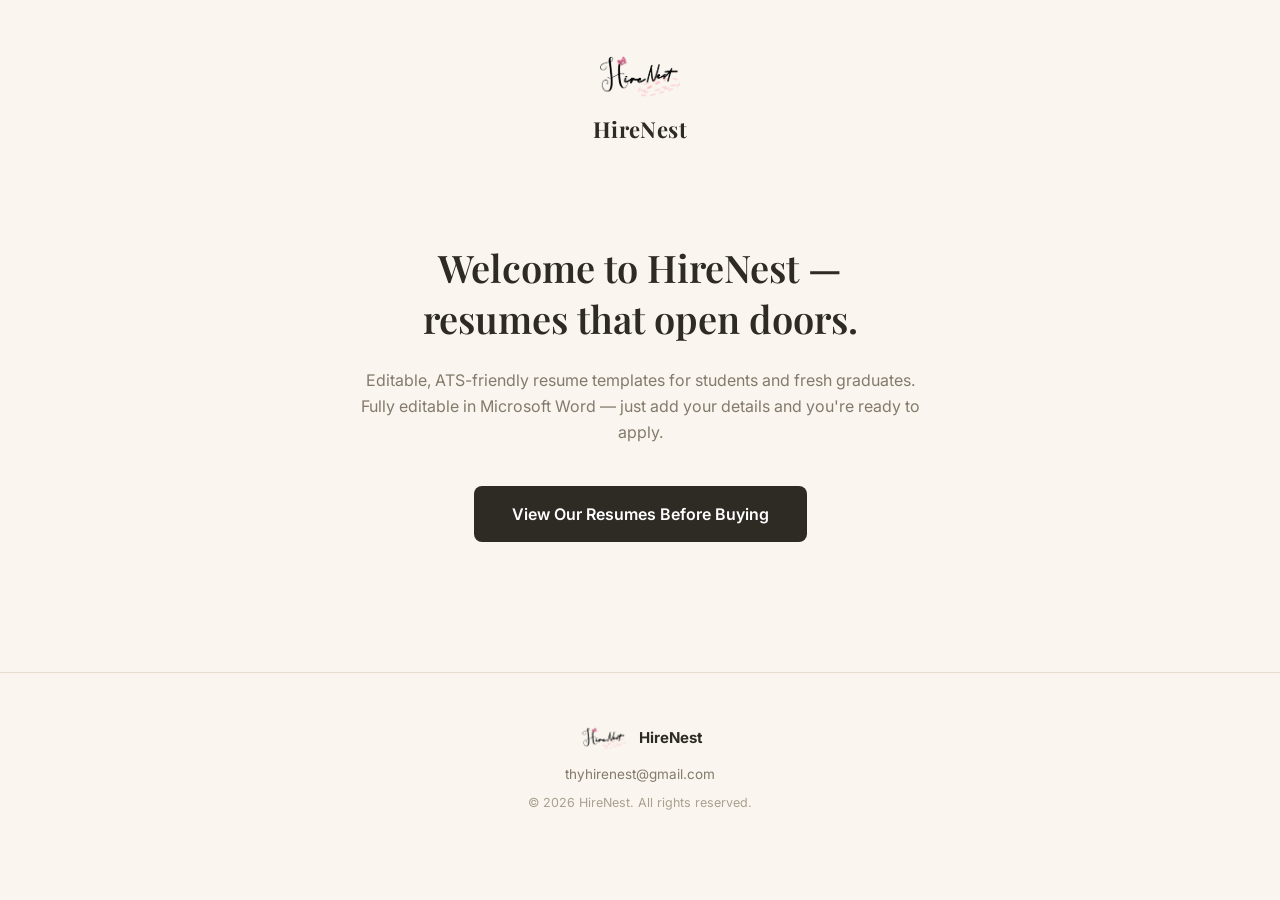
<file: index.html>
<!DOCTYPE html>
<html lang="en">
<head>
<meta charset="UTF-8" />
<meta name="viewport" content="width=device-width, initial-scale=1.0" />
<title>HireNest | Editable ATS-Friendly Resume Templates</title>
<meta name="description" content="Affordable, editable ATS-friendly resume templates for students and fresh graduates. Browse before you buy — starting at just ₹99." />
<meta property="og:title" content="HireNest | Editable ATS-Friendly Resume Templates" />
<meta property="og:description" content="Your next opportunity starts with a better resume. Browse our editable Word resume templates before you buy." />
<meta property="og:type" content="website" />
<meta property="og:image" content="hirenest-logo.png" />
<meta name="twitter:card" content="summary_large_image" />
<meta name="theme-color" content="#faf6ef" />
<link rel="canonical" href="https://hire-nest-mauve.vercel.app/" />
<link rel="icon" type="image/png" href="hirenest-logo.png" />
<link rel="apple-touch-icon" href="hirenest-logo.png" />
<link rel="preconnect" href="https://fonts.googleapis.com">
<link href="https://fonts.googleapis.com/css2?family=Playfair+Display:wght@600;700&family=Inter:wght@400;500;600;700&display=swap" rel="stylesheet">
<link rel="stylesheet" href="styles.css" />
</head>
<body>

<header class="home-header">
  <img src="hirenest-logo.png" alt="HireNest" class="home-logo" />
  <span class="home-brand">HireNest</span>
</header>

<main class="home-hero">
  <p class="welcome-msg">Welcome to HireNest —<br>resumes that open doors.</p>
  <p class="home-sub">
    Editable, ATS-friendly resume templates for students and fresh graduates.
    Fully editable in Microsoft Word — just add your details and you're ready to apply.
  </p>
  <a href="resumes.html" class="btn-primary btn-large">View Our Resumes Before Buying</a>
</main>

<footer class="site-footer">
  <div class="footer-brand">
    <img src="hirenest-logo.png" alt="HireNest" class="brand-logo" />
    <span>HireNest</span>
  </div>
  <p id="contact" class="footer-contact">thyhirenest@gmail.com</p>
  <p class="footer-copy">© 2026 HireNest. All rights reserved.</p>
</footer>

</body>
</html>
</file>
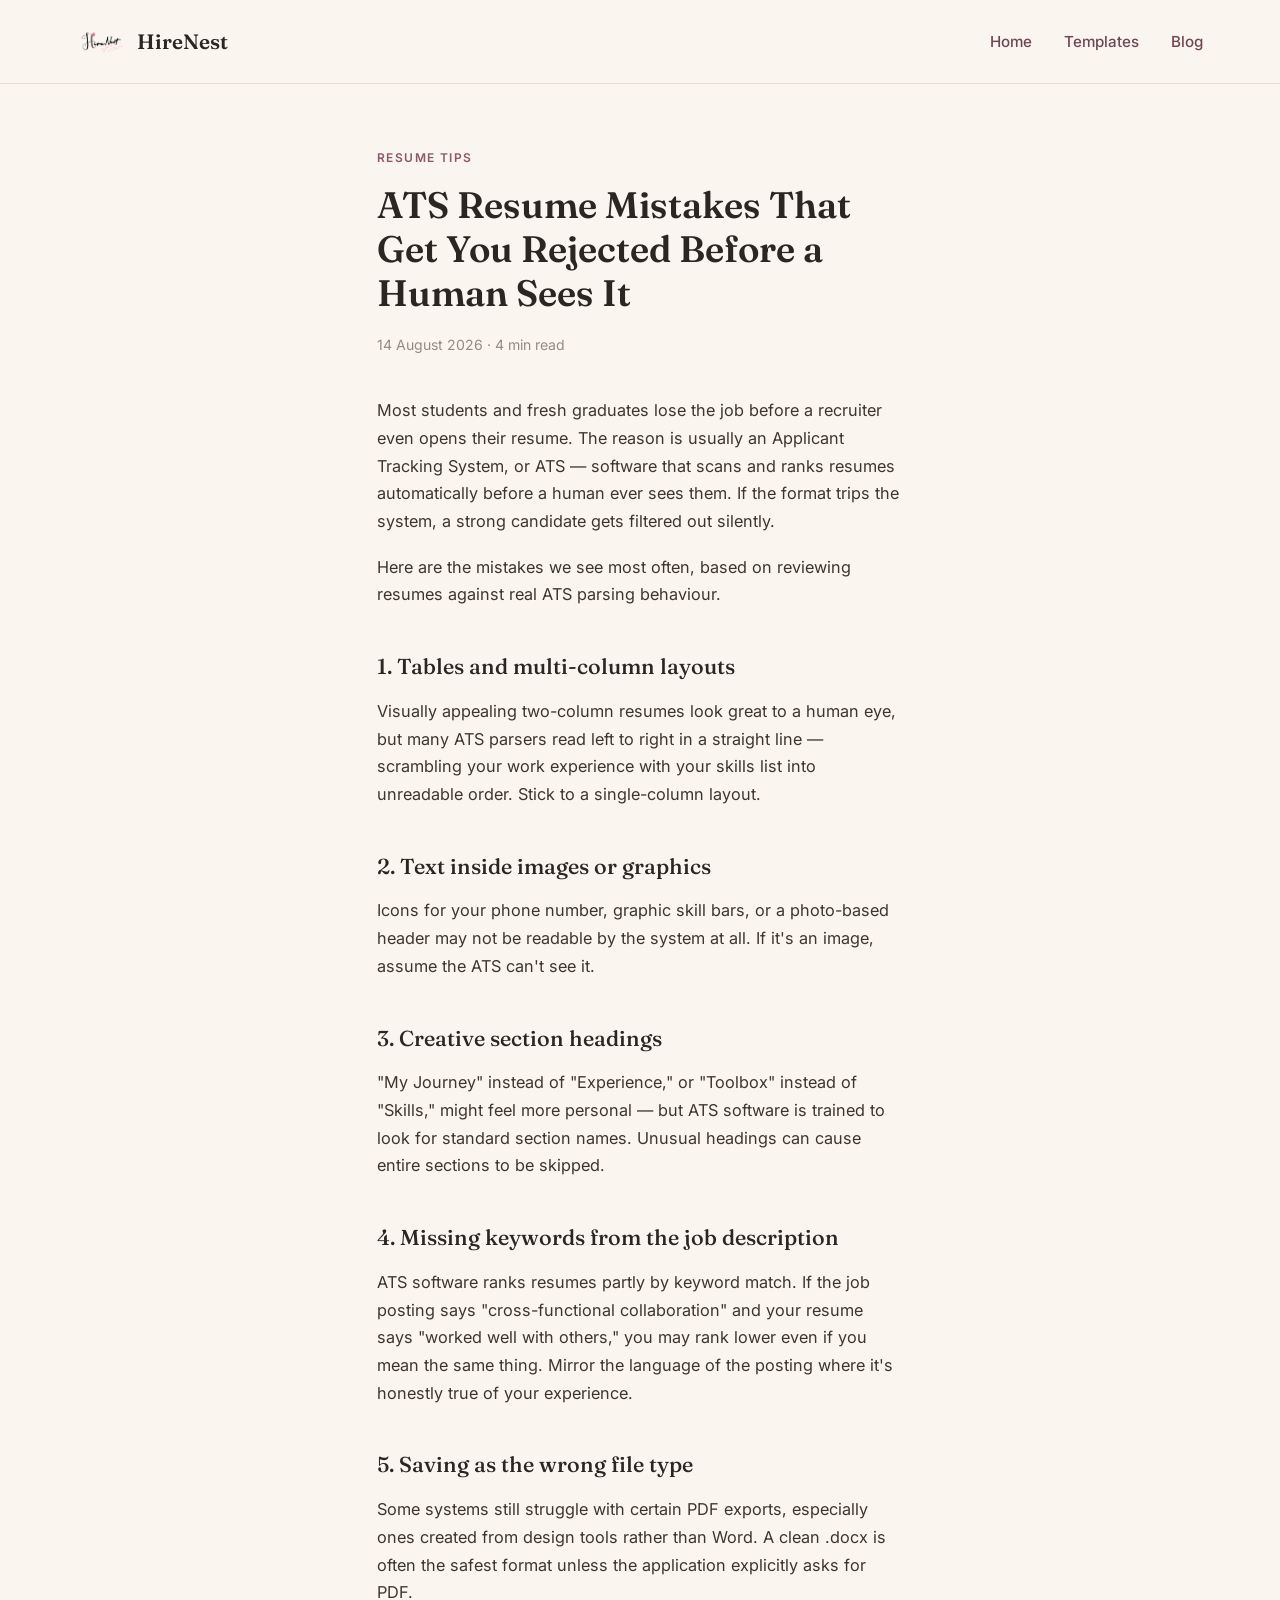
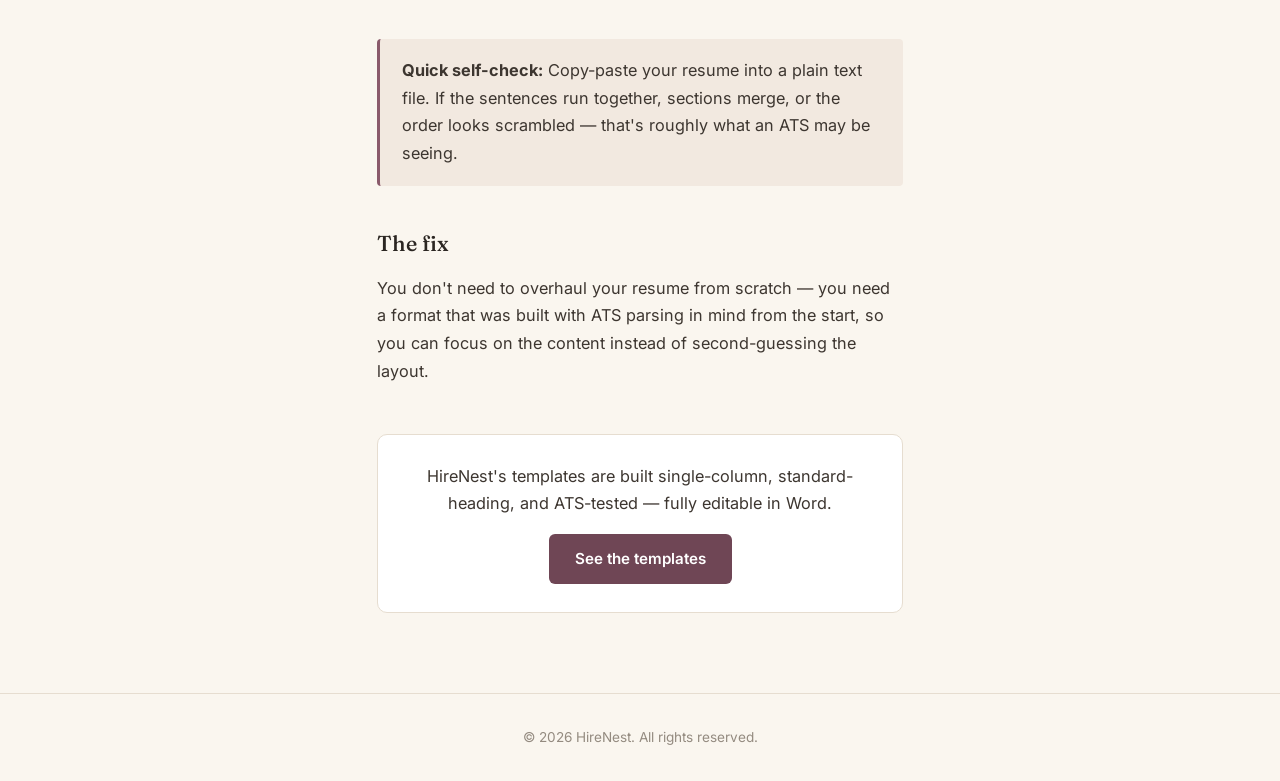
<file: ats-friendly-resume-mistakes.html>
<!DOCTYPE html>
<html lang="en">
<head>
<meta charset="UTF-8">
<meta name="viewport" content="width=device-width, initial-scale=1.0">
<title>ATS Resume Mistakes That Get You Rejected | HireNest</title>
<meta name="description" content="Applicant Tracking Systems reject most resumes before a recruiter sees them. Here are the exact formatting mistakes to avoid, from HireNest's resume research.">
<link rel="canonical" href="https://hire-nest-mauve.vercel.app/blog/ats-friendly-resume-mistakes.html">
<meta property="og:title" content="ATS Resume Mistakes That Get You Rejected | HireNest">
<meta property="og:description" content="Applicant Tracking Systems reject most resumes before a recruiter sees them. Here's exactly what trips the filter.">
<meta property="og:image" content="https://hire-nest-mauve.vercel.app/hirenest-logo.png">
<meta property="og:type" content="article">
<link rel="preconnect" href="https://fonts.googleapis.com">
<link rel="preconnect" href="https://fonts.gstatic.com" crossorigin>
<link href="https://fonts.googleapis.com/css2?family=Fraunces:opsz,wght@9..144,500;9..144,600&family=Inter:wght@400;500;600&display=swap" rel="stylesheet">
<style>
  :root {
    --cream: #faf6ef;
    --ink: #2b2622;
    --mauve: #8a5a6b;
    --mauve-deep: #6f4655;
    --line: #e6ddd0;
  }
  * { box-sizing: border-box; }
  body {
    margin: 0;
    background: var(--cream);
    color: var(--ink);
    font-family: 'Inter', -apple-system, sans-serif;
    line-height: 1.7;
  }
  header {
    display: flex;
    align-items: center;
    justify-content: space-between;
    padding: 24px 6vw;
    border-bottom: 1px solid var(--line);
  }
  header a { text-decoration: none; }
  .brand {
    font-family: 'Fraunces', serif;
    font-weight: 600;
    font-size: 1.3rem;
    color: var(--ink);
    display: flex;
    align-items: center;
    gap: 10px;
  }
  .brand img { height: 28px; width: auto; }
  nav a {
    margin-left: 28px;
    color: var(--mauve-deep);
    font-size: 0.95rem;
    font-weight: 500;
  }
  article {
    max-width: 680px;
    margin: 0 auto;
    padding: 64px 6vw 40px;
  }
  .eyebrow {
    text-transform: uppercase;
    letter-spacing: 0.12em;
    font-size: 0.75rem;
    color: var(--mauve);
    font-weight: 600;
    margin-bottom: 14px;
  }
  h1 {
    font-family: 'Fraunces', serif;
    font-weight: 600;
    font-size: clamp(1.8rem, 4vw, 2.3rem);
    line-height: 1.2;
    margin: 0 0 18px;
  }
  .meta {
    color: #948b80;
    font-size: 0.88rem;
    margin-bottom: 40px;
  }
  h2 {
    font-family: 'Fraunces', serif;
    font-weight: 500;
    font-size: 1.35rem;
    margin: 40px 0 12px;
  }
  p { color: #3d3630; font-size: 1.02rem; margin: 0 0 18px; }
  ul { margin: 0 0 20px; padding-left: 22px; color: #3d3630; }
  li { margin-bottom: 8px; }
  .callout {
    background: #f2e9e0;
    border-left: 3px solid var(--mauve);
    padding: 18px 22px;
    border-radius: 4px;
    margin: 32px 0;
  }
  .callout p { margin: 0; }
  .cta-box {
    background: #fff;
    border: 1px solid var(--line);
    border-radius: 10px;
    padding: 28px;
    text-align: center;
    margin: 48px 0 0;
  }
  .cta-box p { margin: 0 0 16px; }
  .cta-btn {
    display: inline-block;
    background: var(--mauve-deep);
    color: #fff;
    text-decoration: none;
    padding: 12px 26px;
    border-radius: 6px;
    font-weight: 600;
    font-size: 0.95rem;
  }
  footer {
    text-align: center;
    padding: 32px 6vw;
    font-size: 0.85rem;
    color: #948b80;
    border-top: 1px solid var(--line);
    margin-top: 40px;
  }
</style>
</head>
<body>

<header>
  <a href="../index.html" class="brand">
    <img src="../hirenest-logo.png" alt="HireNest">
    HireNest
  </a>
  <nav>
    <a href="../index.html">Home</a>
    <a href="../resumes.html">Templates</a>
    <a href="../blog.html">Blog</a>
  </nav>
</header>

<article>
  <p class="eyebrow">Resume Tips</p>
  <h1>ATS Resume Mistakes That Get You Rejected Before a Human Sees It</h1>
  <p class="meta">14 August 2026 · 4 min read</p>

  <p>Most students and fresh graduates lose the job before a recruiter even opens their resume. The reason is usually an Applicant Tracking System, or ATS — software that scans and ranks resumes automatically before a human ever sees them. If the format trips the system, a strong candidate gets filtered out silently.</p>

  <p>Here are the mistakes we see most often, based on reviewing resumes against real ATS parsing behaviour.</p>

  <h2>1. Tables and multi-column layouts</h2>
  <p>Visually appealing two-column resumes look great to a human eye, but many ATS parsers read left to right in a straight line — scrambling your work experience with your skills list into unreadable order. Stick to a single-column layout.</p>

  <h2>2. Text inside images or graphics</h2>
  <p>Icons for your phone number, graphic skill bars, or a photo-based header may not be readable by the system at all. If it's an image, assume the ATS can't see it.</p>

  <h2>3. Creative section headings</h2>
  <p>"My Journey" instead of "Experience," or "Toolbox" instead of "Skills," might feel more personal — but ATS software is trained to look for standard section names. Unusual headings can cause entire sections to be skipped.</p>

  <h2>4. Missing keywords from the job description</h2>
  <p>ATS software ranks resumes partly by keyword match. If the job posting says "cross-functional collaboration" and your resume says "worked well with others," you may rank lower even if you mean the same thing. Mirror the language of the posting where it's honestly true of your experience.</p>

  <h2>5. Saving as the wrong file type</h2>
  <p>Some systems still struggle with certain PDF exports, especially ones created from design tools rather than Word. A clean .docx is often the safest format unless the application explicitly asks for PDF.</p>

  <div class="callout">
    <p><strong>Quick self-check:</strong> Copy-paste your resume into a plain text file. If the sentences run together, sections merge, or the order looks scrambled — that's roughly what an ATS may be seeing.</p>
  </div>

  <h2>The fix</h2>
  <p>You don't need to overhaul your resume from scratch — you need a format that was built with ATS parsing in mind from the start, so you can focus on the content instead of second-guessing the layout.</p>

  <div class="cta-box">
    <p>HireNest's templates are built single-column, standard-heading, and ATS-tested — fully editable in Word.</p>
    <a class="cta-btn" href="../resumes.html">See the templates</a>
  </div>
</article>

<footer>
  © 2026 HireNest. All rights reserved.
</footer>

</body>
</html>
</file>
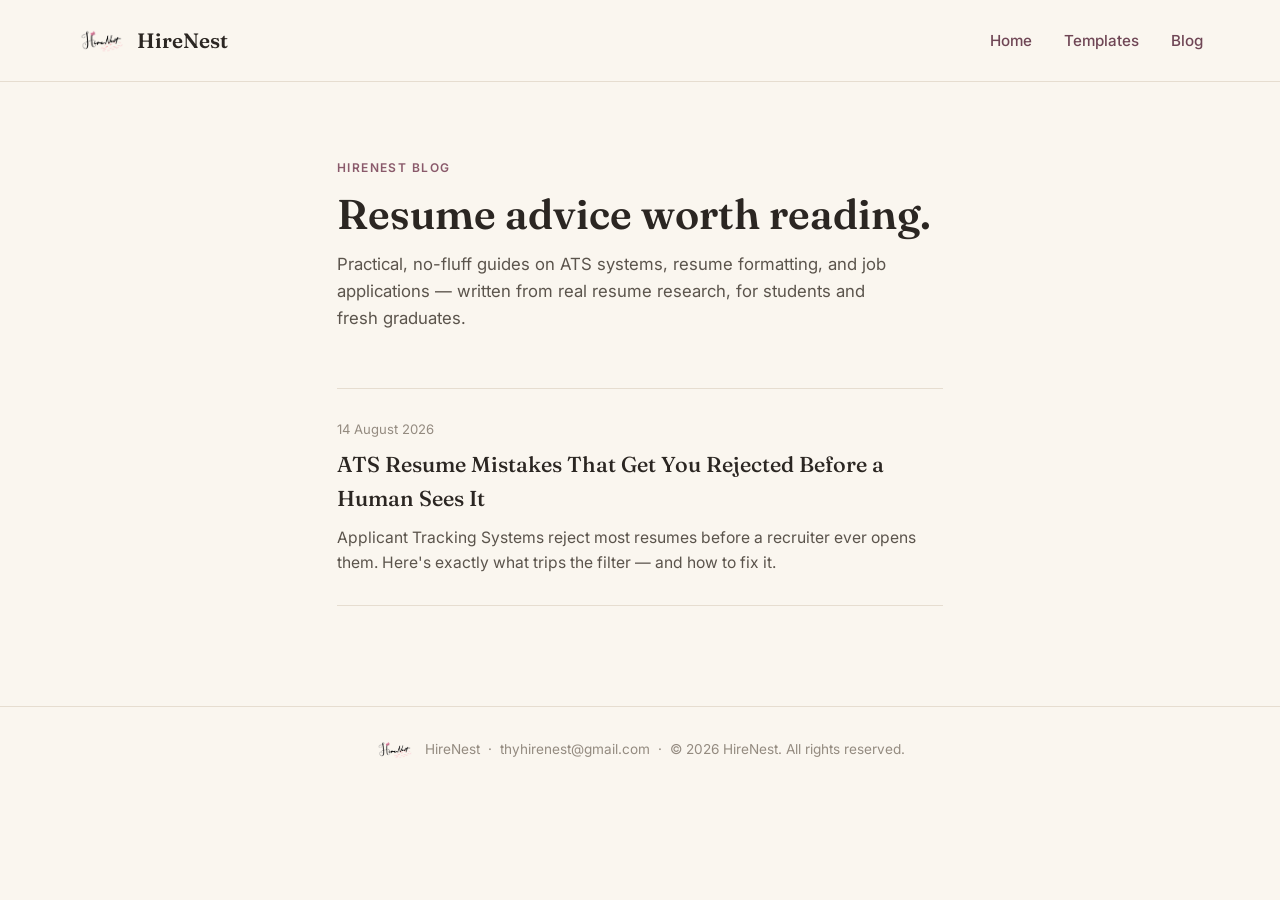
<file: blog.html>
<!DOCTYPE html>
<html lang="en">
<head>
<meta charset="UTF-8">
<meta name="viewport" content="width=device-width, initial-scale=1.0">
<title>Blog | HireNest</title>
<meta name="description" content="Resume tips, ATS insights, and job-search guides from HireNest — built from real resume research, not guesswork.">
<link rel="preconnect" href="https://fonts.googleapis.com">
<link rel="preconnect" href="https://fonts.gstatic.com" crossorigin>
<link href="https://fonts.googleapis.com/css2?family=Fraunces:opsz,wght@9..144,500;9..144,600&family=Inter:wght@400;500;600&display=swap" rel="stylesheet">
<style>
  :root {
    --cream: #faf6ef;
    --ink: #2b2622;
    --mauve: #8a5a6b;
    --mauve-deep: #6f4655;
    --line: #e6ddd0;
  }
  * { box-sizing: border-box; }
  body {
    margin: 0;
    background: var(--cream);
    color: var(--ink);
    font-family: 'Inter', -apple-system, sans-serif;
    line-height: 1.6;
  }
  header {
    display: flex;
    align-items: center;
    justify-content: space-between;
    padding: 24px 6vw;
    border-bottom: 1px solid var(--line);
  }
  header a { text-decoration: none; }
  .brand {
    font-family: 'Fraunces', serif;
    font-weight: 600;
    font-size: 1.3rem;
    color: var(--ink);
    display: flex;
    align-items: center;
    gap: 10px;
  }
  .brand img { height: 28px; width: auto; }
  nav a {
    margin-left: 28px;
    color: var(--mauve-deep);
    font-size: 0.95rem;
    font-weight: 500;
  }
  main {
    max-width: 760px;
    margin: 0 auto;
    padding: 64px 6vw 100px;
  }
  .eyebrow {
    text-transform: uppercase;
    letter-spacing: 0.12em;
    font-size: 0.75rem;
    color: var(--mauve);
    font-weight: 600;
    margin-bottom: 14px;
  }
  h1 {
    font-family: 'Fraunces', serif;
    font-weight: 600;
    font-size: clamp(2rem, 4vw, 2.6rem);
    margin: 0 0 12px;
    line-height: 1.15;
  }
  .lede {
    color: #5b544c;
    font-size: 1.05rem;
    max-width: 52ch;
    margin: 0 0 56px;
  }
  .post-list {
    list-style: none;
    margin: 0;
    padding: 0;
    border-top: 1px solid var(--line);
  }
  .post {
    display: block;
    padding: 30px 0;
    border-bottom: 1px solid var(--line);
    text-decoration: none;
    color: inherit;
  }
  .post:hover .post-title { color: var(--mauve-deep); }
  .post-date {
    font-size: 0.82rem;
    color: #948b80;
    margin-bottom: 8px;
    display: block;
  }
  .post-title {
    font-family: 'Fraunces', serif;
    font-size: 1.35rem;
    font-weight: 500;
    margin: 0 0 8px;
    transition: color 0.15s ease;
  }
  .post-excerpt {
    color: #5b544c;
    font-size: 0.98rem;
    margin: 0;
  }
  footer {
    text-align: center;
    padding: 32px 6vw;
    font-size: 0.85rem;
    color: #948b80;
    border-top: 1px solid var(--line);
  }
</style>
</head>
<body>

<header>
  <a href="index.html" class="brand">
    <img src="hirenest-logo.png" alt="HireNest">
    HireNest
  </a>
  <nav>
    <a href="index.html">Home</a>
    <a href="resumes.html">Templates</a>
    <a href="blog.html">Blog</a>
  </nav>
</header>

<main>
  <p class="eyebrow">HireNest Blog</p>
  <h1>Resume advice worth reading.</h1>
  <p class="lede">Practical, no-fluff guides on ATS systems, resume formatting, and job applications — written from real resume research, for students and fresh graduates.</p>

  <ul class="post-list">
    <li>
      <a class="post" href="blog/ats-friendly-resume-mistakes.html">
        <span class="post-date">14 August 2026</span>
        <p class="post-title">ATS Resume Mistakes That Get You Rejected Before a Human Sees It</p>
        <p class="post-excerpt">Applicant Tracking Systems reject most resumes before a recruiter ever opens them. Here's exactly what trips the filter — and how to fix it.</p>
      </a>
    </li>
    <!-- Add new <li> blocks here for future posts -->
  </ul>
</main>

<footer>
  <img src="hirenest-logo.png" alt="HireNest" style="height:22px;vertical-align:middle;margin-right:6px;">
  HireNest &nbsp;·&nbsp; thyhirenest@gmail.com &nbsp;·&nbsp; © 2026 HireNest. All rights reserved.
</footer>

</body>
</html>
</file>
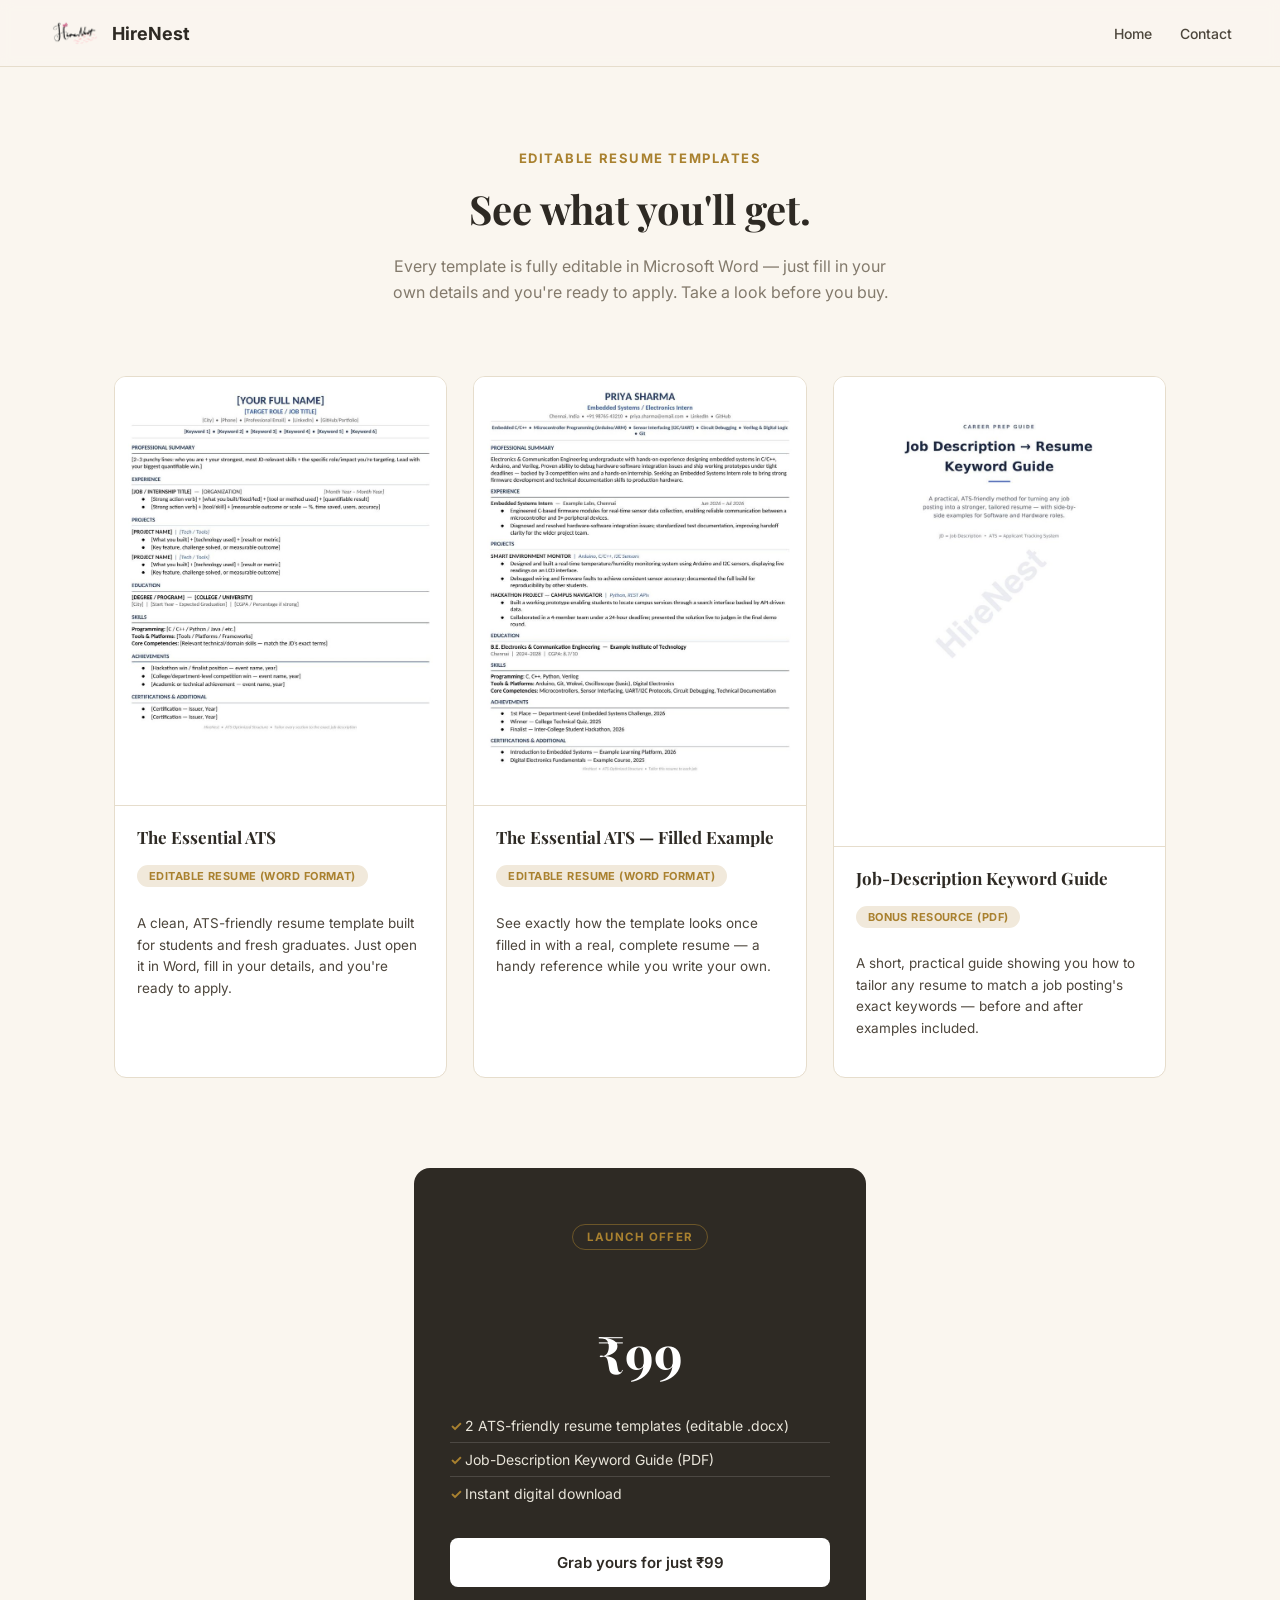
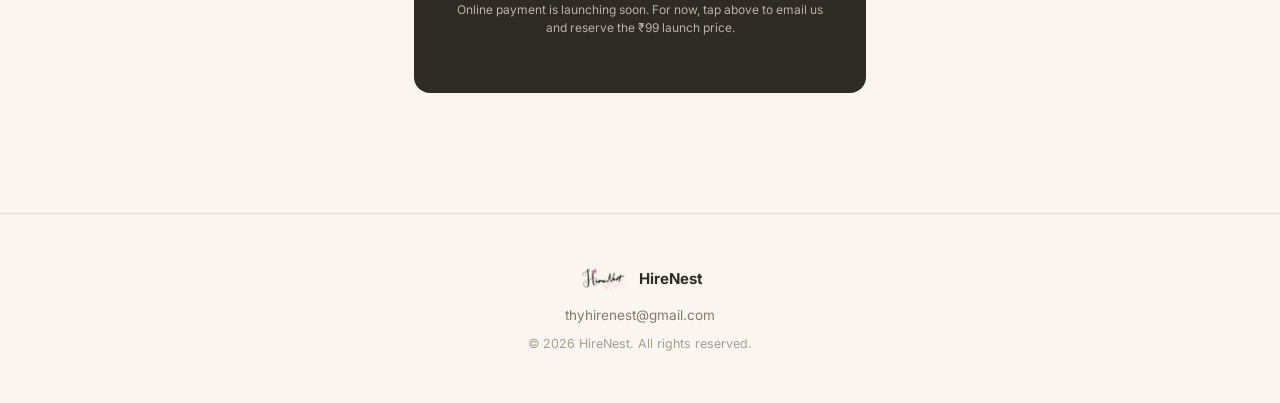
<file: resumes.html>
<!DOCTYPE html>
<html lang="en">
<head>
<meta charset="UTF-8" />
<meta name="viewport" content="width=device-width, initial-scale=1.0" />
<title>Browse Our Resume Templates | HireNest</title>
<meta name="description" content="Browse HireNest's editable, ATS-friendly resume templates before you buy. Fully editable in Word — starting at just ₹99." />
<link rel="canonical" href="https://hire-nest-mauve.vercel.app/resumes.html" />
<link rel="icon" type="image/png" href="hirenest-logo.png" />
<link rel="apple-touch-icon" href="hirenest-logo.png" />
<link rel="preconnect" href="https://fonts.googleapis.com">
<link href="https://fonts.googleapis.com/css2?family=Playfair+Display:wght@600;700&family=Inter:wght@400;500;600;700&display=swap" rel="stylesheet">
<link rel="stylesheet" href="styles.css" />
</head>
<body>

<header class="site-header">
  <a href="index.html" class="brand">
    <img src="hirenest-logo.png" alt="HireNest" class="brand-logo" />
    <span>HireNest</span>
  </a>
  <nav class="main-nav">
    <a href="index.html">Home</a>
    <a href="#contact">Contact</a>
  </nav>
</header>

<main>

<section class="gallery-intro">
  <p class="eyebrow center">Editable Resume Templates</p>
  <h1>See what you'll get.</h1>
  <p class="offer-sub">
    Every template is fully editable in Microsoft Word — just fill in your own details
    and you're ready to apply. Take a look before you buy.
  </p>
</section>

<section class="gallery-grid">

  <article class="gallery-card">
    <img src="template-preview-1.jpg" alt="The Essential ATS resume template, blank and editable" loading="lazy" />
    <div class="gallery-card-body">
      <h3>The Essential ATS</h3>
      <p class="editable-tag">Editable Resume (Word format)</p>
      <p>A clean, ATS-friendly resume template built for students and fresh graduates.
         Just open it in Word, fill in your details, and you're ready to apply.</p>
    </div>
  </article>

  <article class="gallery-card">
    <img src="template-preview-2.jpg" alt="The Essential ATS resume template, filled example" loading="lazy" />
    <div class="gallery-card-body">
      <h3>The Essential ATS — Filled Example</h3>
      <p class="editable-tag">Editable Resume (Word format)</p>
      <p>See exactly how the template looks once filled in with a real, complete resume —
         a handy reference while you write your own.</p>
    </div>
  </article>

  <article class="gallery-card">
    <img src="jd-guide-preview.jpg" alt="Job description to resume keyword guide" loading="lazy" />
    <div class="gallery-card-body">
      <h3>Job-Description Keyword Guide</h3>
      <p class="editable-tag">Bonus Resource (PDF)</p>
      <p>A short, practical guide showing you how to tailor any resume to match
         a job posting's exact keywords — before and after examples included.</p>
    </div>
  </article>

</section>

<section class="offer" id="offer">
  <div class="price-card">
    <p class="price-tag">Launch Offer</p>
    <p class="price">₹99</p>
    <ul class="price-list">
      <li>2 ATS-friendly resume templates (editable .docx)</li>
      <li>Job-Description Keyword Guide (PDF)</li>
      <li>Instant digital download</li>
    </ul>
    <a class="btn-primary btn-wide"
       href="mailto:thyhirenest@gmail.com?subject=I%20want%20the%20HireNest%20resume%20templates&body=Hi%2C%20I%27d%20like%20to%20grab%20the%20%E2%82%B999%20launch%20offer!">
      Grab yours for just ₹99
    </a>
    <p class="price-note">
      Online payment is launching soon. For now, tap above to email us and reserve the ₹99 launch price.
    </p>
  </div>
</section>

</main>

<footer class="site-footer">
  <div class="footer-brand">
    <img src="hirenest-logo.png" alt="HireNest" class="brand-logo" />
    <span>HireNest</span>
  </div>
  <p id="contact" class="footer-contact">thyhirenest@gmail.com</p>
  <p class="footer-copy">© 2026 HireNest. All rights reserved.</p>
</footer>

</body>
</html>
</file>
<file: styles.css>
/* HireNest — beige & white professional redesign */

:root {
  --ink: #2e2a24;
  --ink-soft: #4d463c;
  --muted: #837a6c;
  --paper: #ffffff;
  --bg: #faf6ef;
  --beige: #f1e9db;
  --border: #e6ddcc;
  --accent: #a9812f;
  --radius: 12px;
}

* { box-sizing: border-box; }

body {
  margin: 0;
  background: var(--bg);
  color: var(--ink);
  font-family: 'Inter', -apple-system, BlinkMacSystemFont, sans-serif;
  -webkit-font-smoothing: antialiased;
}

h1, h2, h3 {
  font-family: 'Playfair Display', Georgia, serif;
  color: var(--ink);
  margin: 0;
}

a { color: inherit; }

/* ---- Homepage: centered header + hero ---- */
.home-header {
  display: flex;
  flex-direction: column;
  align-items: center;
  gap: 10px;
  padding: 48px 20px 0;
  text-align: center;
}
.home-logo { height: 56px; width: auto; }
.home-brand {
  font-family: 'Playfair Display', serif;
  font-size: 22px;
  font-weight: 700;
  letter-spacing: 0.02em;
}

.home-hero {
  max-width: 620px;
  margin: 0 auto;
  padding: 60px 24px 110px;
  text-align: center;
}
.welcome-msg {
  font-family: 'Playfair Display', serif;
  font-size: clamp(26px, 4.5vw, 38px);
  font-weight: 600;
  line-height: 1.35;
  margin-bottom: 22px;
}
.home-sub {
  font-size: 16px;
  line-height: 1.65;
  color: var(--muted);
  margin-bottom: 40px;
}

/* ---- Shared header (gallery page) ---- */
.site-header {
  display: flex;
  align-items: center;
  justify-content: space-between;
  padding: 18px 48px;
  border-bottom: 1px solid var(--border);
  background: rgba(250,246,239,0.9);
  backdrop-filter: blur(6px);
  position: sticky;
  top: 0;
  z-index: 20;
}
.brand {
  display: flex;
  align-items: center;
  gap: 10px;
  text-decoration: none;
  font-weight: 700;
  font-size: 18px;
  color: var(--ink);
}
.brand-logo { height: 30px; width: auto; }
.main-nav { display: flex; gap: 28px; }
.main-nav a {
  text-decoration: none;
  font-size: 14px;
  font-weight: 500;
  color: var(--ink-soft);
}
.main-nav a:hover { color: var(--ink); }

/* ---- Buttons ---- */
.btn-primary {
  display: inline-block;
  text-decoration: none;
  background: var(--ink);
  color: #fff;
  padding: 15px 30px;
  border-radius: 8px;
  font-size: 15px;
  font-weight: 600;
  transition: opacity 0.15s ease, transform 0.1s ease;
}
.btn-primary:hover { opacity: 0.88; }
.btn-primary:active { transform: scale(0.98); }
.btn-large { padding: 18px 38px; font-size: 16px; }
.btn-wide { display: block; width: 100%; text-align: center; box-sizing: border-box; }

/* ---- Gallery page ---- */
.gallery-intro {
  max-width: 640px;
  margin: 0 auto;
  padding: 70px 24px 20px;
  text-align: center;
}
.eyebrow {
  font-size: 13px;
  font-weight: 700;
  letter-spacing: 0.12em;
  text-transform: uppercase;
  color: var(--accent);
  margin-bottom: 16px;
}
.gallery-intro h1 {
  font-size: clamp(28px, 4.5vw, 40px);
  font-weight: 700;
  margin-bottom: 18px;
}
.offer-sub {
  font-size: 16px;
  color: var(--muted);
  line-height: 1.65;
  max-width: 520px;
  margin: 0 auto;
}

.gallery-grid {
  display: grid;
  grid-template-columns: repeat(3, 1fr);
  gap: 26px;
  max-width: 1100px;
  margin: 50px auto 90px;
  padding: 0 24px;
}
.gallery-card {
  background: var(--paper);
  border: 1px solid var(--border);
  border-radius: var(--radius);
  overflow: hidden;
  display: flex;
  flex-direction: column;
}
.gallery-card img {
  width: 100%;
  height: auto;
  display: block;
  border-bottom: 1px solid var(--border);
}
.gallery-card-body { padding: 20px 22px 24px; }
.gallery-card h3 {
  font-size: 17px;
  font-weight: 700;
  margin-bottom: 6px;
}
.editable-tag {
  display: inline-block;
  font-size: 11px;
  font-weight: 700;
  letter-spacing: 0.04em;
  text-transform: uppercase;
  color: var(--accent);
  background: var(--beige);
  border-radius: 20px;
  padding: 4px 12px;
  margin-bottom: 12px;
}
.gallery-card-body p:last-child {
  font-size: 13.5px;
  color: var(--ink-soft);
  line-height: 1.6;
}

/* ---- Offer / price card ---- */
.offer {
  max-width: 500px;
  margin: 0 auto;
  padding: 0 24px 100px;
}
.price-card {
  background: var(--ink);
  color: #fff;
  border-radius: 16px;
  padding: 44px 36px;
  text-align: center;
}
.price-tag {
  display: inline-block;
  font-size: 11.5px;
  font-weight: 700;
  letter-spacing: 0.1em;
  text-transform: uppercase;
  color: var(--accent);
  border: 1px solid rgba(169,129,47,0.5);
  border-radius: 20px;
  padding: 5px 14px;
  margin-bottom: 16px;
}
.price {
  font-family: 'Playfair Display', serif;
  font-size: 52px;
  font-weight: 700;
  margin-bottom: 22px;
}
.price-list {
  list-style: none;
  padding: 0;
  margin: 0 0 28px;
  text-align: left;
}
.price-list li {
  font-size: 14px;
  color: #e9e5da;
  padding: 8px 0;
  border-top: 1px solid rgba(255,255,255,0.14);
}
.price-list li:first-child { border-top: none; }
.price-list li::before {
  content: "✓  ";
  color: var(--accent);
  font-weight: 700;
}
.price-card .btn-primary { background: #fff; color: var(--ink); }
.price-card .btn-primary:hover { opacity: 0.9; }
.price-note {
  font-size: 12px;
  color: #b9b3a5;
  margin-top: 14px;
  line-height: 1.5;
}

/* ---- Footer ---- */
.site-footer {
  text-align: center;
  padding: 50px 24px 40px;
  border-top: 1px solid var(--border);
  margin-top: 20px;
}
.footer-brand {
  display: flex;
  align-items: center;
  justify-content: center;
  gap: 8px;
  font-weight: 700;
  font-size: 15px;
  margin-bottom: 12px;
}
.footer-contact { font-size: 13.5px; color: var(--muted); margin-bottom: 6px; }
.footer-copy { font-size: 12.5px; color: #a89f8f; }

@media (max-width: 760px) {
  .gallery-grid { grid-template-columns: 1fr; }
  .site-header { padding: 14px 20px; }
  .main-nav { display: flex; gap: 16px; }
  .home-hero { padding: 40px 20px 70px; }
}
</file>
